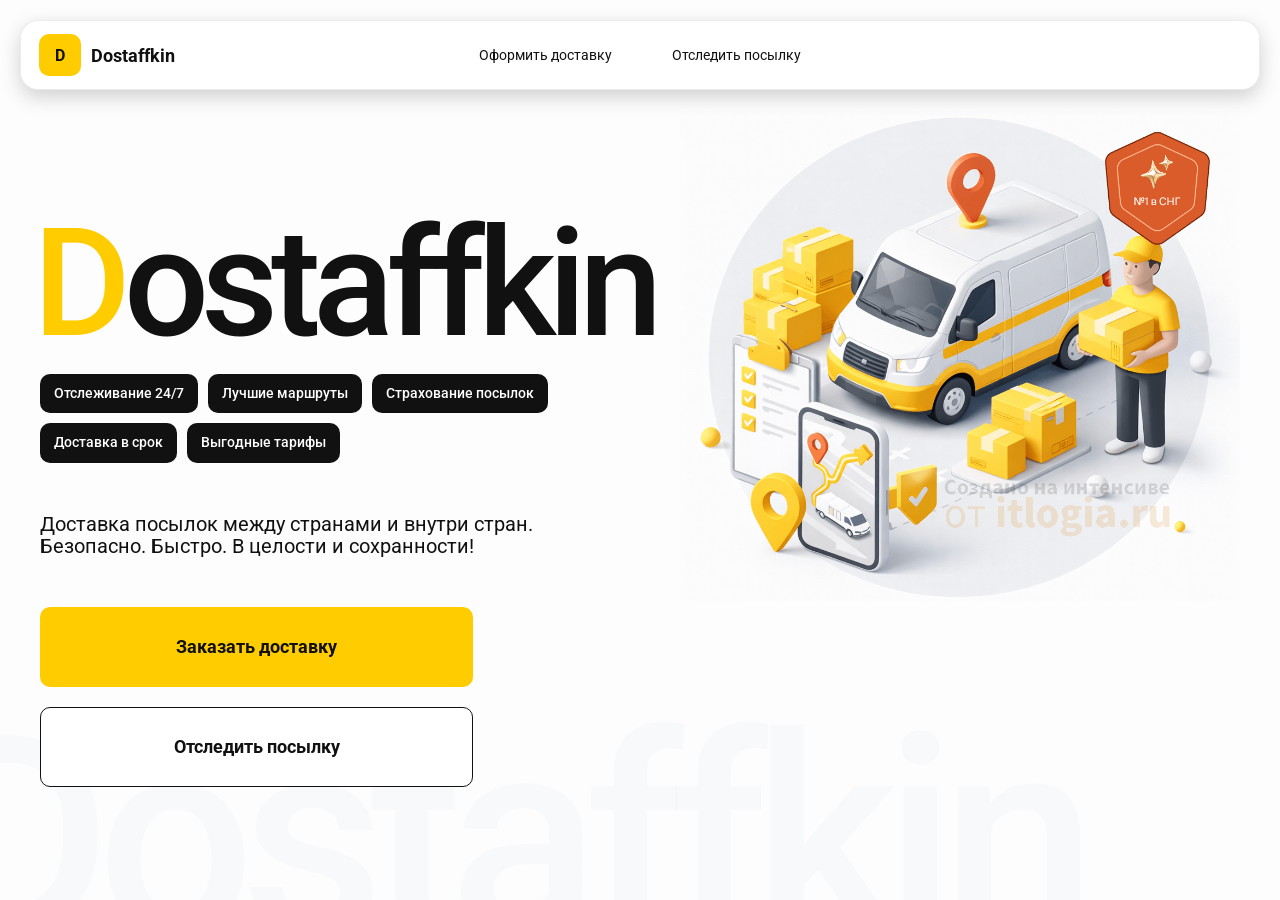
<file: index.html>
<!DOCTYPE html>
<html lang="ru">

<head>
    <meta charset="UTF-8">
    <meta name="viewport" content="width=device-width,initial-scale=1,maximum-scale=1,user-scalable=0" />
    <title>Dostaffkin — Доставка посылок между странами и внутри стран. Безопасно. Быстро. В целости и сохранности!
    </title>
    <link rel="stylesheet" href="styles/base.css" />
    <link rel="stylesheet" href="styles/base_adaptive.css" />
    <link rel="stylesheet" href="styles/index.css" />
    <link rel="stylesheet" href="styles/index_adaptive.css" />
</head>

<body>
    <div class="container">
        <header class="header">
            <a class="header-brand" href="index.html">
                <div class="header-logo">D</div>
                <div class="header-title">Dostaffkin</div>
            </a>
            <nav class="header-menu">
                <a class="header-link" href="order.html">Оформить <span>доставку</span></a>
                <a class="header-link" href="track.html">Отследить <span>посылку</span></a>
            </nav>
        </header>
        <main class="main">
            <section class="main-info">
                <div class="main-title">
                    <span>D</span>ostaffkin
                </div>
                <div class="main-features">
                    <div class="main-feature">Отслеживание 24/7</div>
                    <div class="main-feature">Лучшие маршруты</div>
                    <div class="main-feature">Страхование посылок</div>
                    <div class="main-feature">Доставка в срок</div>
                    <div class="main-feature">Выгодные тарифы</div>
                </div>
                <div class="main-description">
                    Доставка посылок между странами и внутри стран.
                    Безопасно. Быстро. В целости и сохранности!
                </div>
                <div class="main-actions">
                    <a class="button" type="button" href="./order.html">Заказать доставку</a>
                    <a class="button button-white" type="button" href="./track.html">Отследить посылку</a>
                </div>
            </section>
            <div class="main-title-ghost">Dostaffkin</div>
            <section class="main-image">
                <img src="images/main-image.png" alt="Main image" />
            </section>
        </main>
    </div>
</body>

</html>
</file>
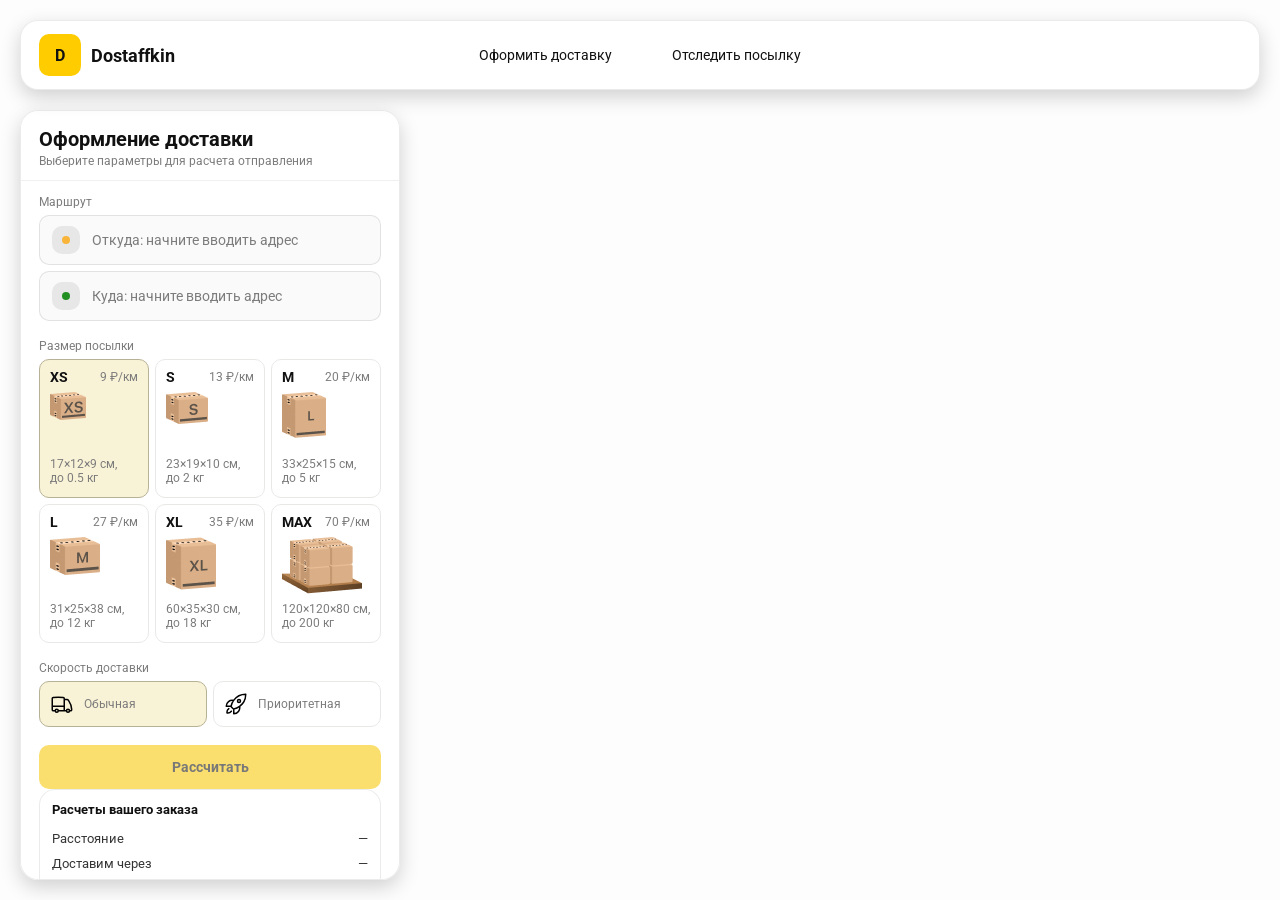
<file: order.html>
<!doctype html>
<html lang="ru">

<head>
    <meta charset="utf-8" />
    <meta name="viewport" content="width=device-width,initial-scale=1,maximum-scale=1,user-scalable=0" />
    <title>Оформление доставки</title>

    <link rel="stylesheet" href="styles/base.css" />
    <link rel="stylesheet" href="styles/base_adaptive.css" />

    <link rel="stylesheet" href="styles/order.css" />
    <link rel="stylesheet" href="styles/order_adaptive.css" />

    <script src="https://api-maps.yandex.ru/2.1/?lang=ru_RU&apikey=0c97c7e1-1aff-4aca-bdab-71fb40ceac9b&suggest_apikey=ad2a5b39-f91d-4b7b-9dae-f832c9d86f0e" type="text/javascript"></script>
</head>

<body>
    <div id="map">
        <header class="header">
            <a class="header-brand" href="order.html">
                <div class="header-logo">D</div>
                <div class="header-title">Dostaffkin</div>
            </a>
            <nav class="header-menu">
                <a class="header-link" href="order.html">Оформить <span>доставку</span></a>
                <a class="header-link" href="track.html">Отследить <span>посылку</span></a>
            </nav>
        </header>
        <aside class="main" id="sidebar">
            <div class="main-header">
                <div class="main-title">Оформление доставки</div>
                <div class="main-text">Выберите параметры для расчета отправления</div>
            </div>
            <div class="main-content">
                <div class="main-route">
                    <div class="main-block-title">Маршрут</div>
                    <div class="main-fields">
                        <div class="main-field" id="fromField">
                            <div class="main-pin"></div>
                            <input id="from" placeholder="Откуда: начните вводить адрес" autocomplete="off" />
                            <div class="main-ac" id="fromAc" role="listbox" aria-label="Подсказки адресов"></div>
                        </div>

                        <div class="main-field" id="toField">
                            <div class="main-pin"></div>
                            <input id="to" placeholder="Куда: начните вводить адрес" autocomplete="off" />
                            <div class="main-ac" id="toAc" role="listbox" aria-label="Подсказки адресов"></div>
                        </div>
                    </div>
                </div>
                <div class="main-package">
                    <div class="main-block-title">Размер посылки</div>

                    <div class="main-sizes">
                        <div class="main-size-card is-active" data-value="xs">
                            <div class="main-size-top">
                                <div class="main-size-label">XS</div>
                                <div class="main-size-rate">9 ₽/км</div>
                            </div>
                            <div class="main-size-media">
                                <img src="images/sizes/xs.png" alt="Короб XS" />
                            </div>
                            <div class="main-size-description">17×12×9 см,<br>до 0.5 кг</div>
                        </div>

                        <div class="main-size-card" data-value="s">
                            <div class="main-size-top">
                                <div class="main-size-label">S</div>
                                <div class="main-size-rate">13 ₽/км</div>
                            </div>
                            <div class="main-size-media">
                                <img src="images/sizes/s.png" alt="Короб S" />
                            </div>
                            <div class="main-size-description">23×19×10 см,<br>до 2 кг</div>
                        </div>

                        <div class="main-size-card" data-value="m">
                            <div class="main-size-top">
                                <div class="main-size-label">M</div>
                                <div class="main-size-rate">20 ₽/км</div>
                            </div>
                            <div class="main-size-media">
                                <img src="images/sizes/m.png" alt="Короб M" />
                            </div>
                            <div class="main-size-description">33×25×15 см,<br>до 5 кг</div>
                        </div>

                        <div class="main-size-card" data-value="l">
                            <div class="main-size-top">
                                <div class="main-size-label">L</div>
                                <div class="main-size-rate">27 ₽/км</div>
                            </div>
                            <div class="main-size-media">
                                <img src="images/sizes/l.png" alt="Короб L" />
                            </div>
                            <div class="main-size-description">31×25×38 см,<br>до 12 кг</div>
                        </div>

                        <div class="main-size-card" data-value="xl">
                            <div class="main-size-top">
                                <div class="main-size-label">XL</div>
                                <div class="main-size-rate">35 ₽/км</div>
                            </div>
                            <div class="main-size-media">
                                <img src="images/sizes/xl.png" alt="Короб XL" />
                            </div>
                            <div class="main-size-description">60×35×30 см,<br>до 18 кг</div>
                        </div>

                        <div class="main-size-card" data-value="max">
                            <div class="main-size-top">
                                <div class="main-size-label">MAX</div>
                                <div class="main-size-rate">70 ₽/км</div>
                            </div>
                            <div class="main-size-media main-size-media-palleta">
                                <img src="images/sizes/max.png" alt="Паллета" />
                            </div>
                            <div class="main-size-description">120×120×80 см,<br>до 200 кг</div>
                        </div>
                    </div>
                    <div class="main-speed">
                        <div class="main-block-title">Скорость доставки</div>

                        <div class="main-speeds">
                            <div class="main-speed-card is-active" data-value="regular">
                                <img class="main-speed-media" src="images/icons/regular.svg" alt="Regular" />
                                <div class="main-speed-description">Обычная</div>
                            </div>
                            <div class="main-speed-card" data-value="fast">
                                <img class="main-speed-media" src="images/icons/fast.svg" alt="Fast" />
                                <div class="main-speed-description">Приоритетная</div>
                            </div>

                        </div>
                    </div>
                    <div class="main-calculate-block">
                        <button id="calc" class="button calculate-button" type="button" disabled>Рассчитать</button>
                    </div>
                    <div class="main-result" id="result">
                        <div class="main-result-title">Расчеты вашего заказа</div>
                        <div class="main-result-lines">
                            <div class="main-result-line"><span>Расстояние</span><span id="distanceValue">—</span></div>
                            <div class="main-result-line"><span>Доставим через</span><span id="durationValue">—</span>
                            </div>
                            <div class="main-result-line"><span>Тариф</span><span id="rateValue">—</span></div>
                        </div>
                        <div class="main-price">
                            <div class="main-price-label">Итого</div>
                            <div class="main-price-value" id="totalValue">—</div>
                        </div>
                    </div>
                    <div class="main-order-box">
                        <div class="main-order-form" id="orderForm">
                            <div class="main-order-title">Оформление доставки</div>
                            <div class="main-block-info-row">
                                <div class="main-block-title">Контакты</div>
                                <div class="order-fields">
                                    <div class="main-field">
                                        <input id="customerName" placeholder="Ваше имя" autocomplete="off" />
                                    </div>
                                    <div class="main-field">
                                        <input id="customerPhone" placeholder="Ваш телефон" autocomplete="off"
                                            inputmode="tel" />
                                    </div>
                                </div>
                            </div>
                            <div class="main-block-info-row extra-info">
                                <div class="main-block-title">Дополнительная информация</div>
                                <div class="main-field textarea">
                                    <textarea id="comment" placeholder="Детали доставки и комментарии"></textarea>
                                </div>
                            </div>
                            <button id="submit" class="button main-submit-request" type="button" disabled>Отправить
                                заявку
                            </button>
                        </div>

                        <div class="main-order-success" id="orderSuccess">
                            <div class="main-success-icon">✓</div>
                            <div class="main-success-title">Заявка отправлена!</div>
                            <div class="main-success-title">Номер отправления – <span id="orderId"></span></div>
                            <div class="main-success-subtitle">Мы скоро свяжемся с вами</div>
                        </div>
                    </div>
                </div>
            </div>
        </aside>
    </div>
    <script src="scripts/order.js"></script>
</body>

</html>
</file>
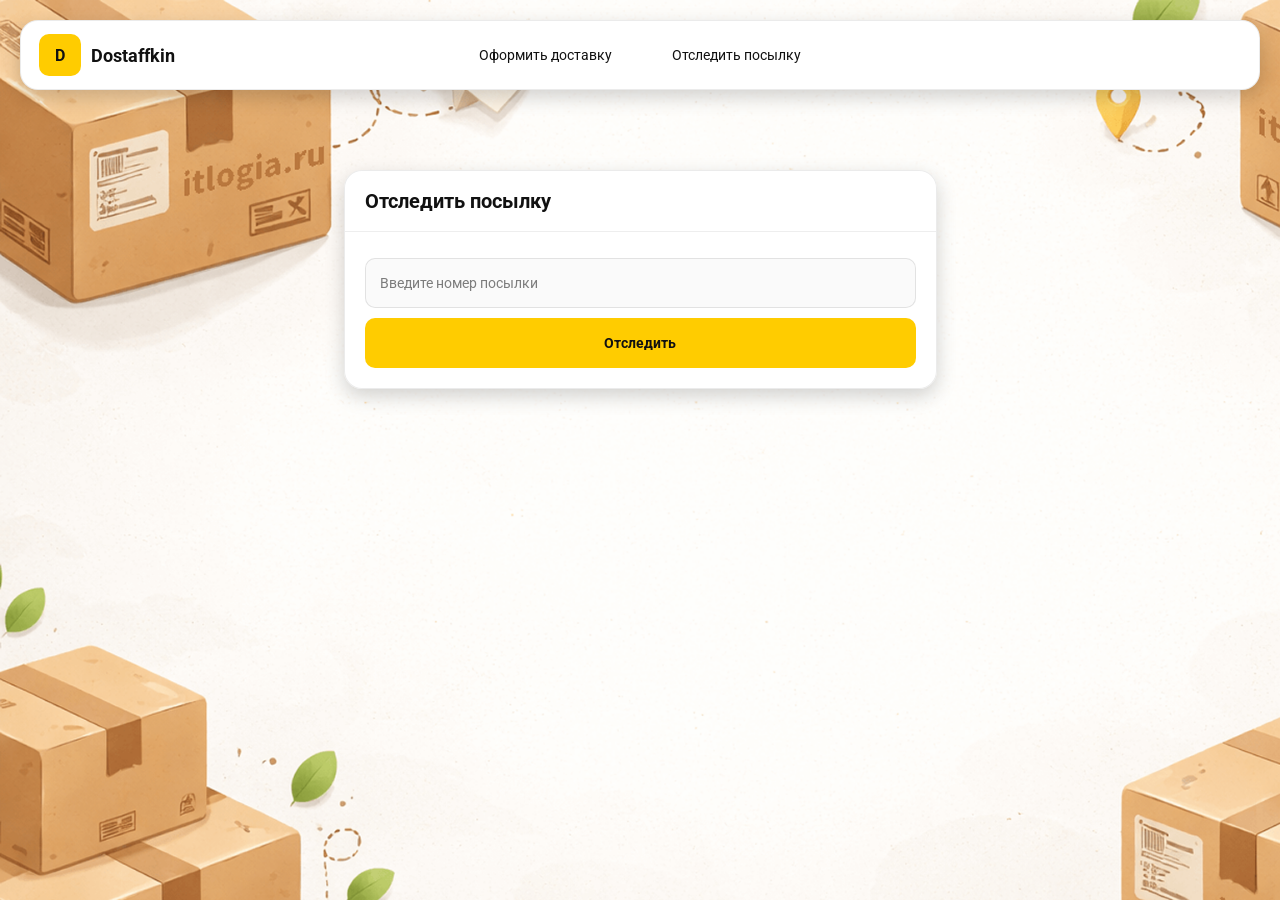
<file: track.html>
<!doctype html>
<html lang="ru">

<head>
    <meta charset="utf-8" />
    <meta name="viewport" content="width=device-width,initial-scale=1,maximum-scale=1,user-scalable=0" />
    <title>Отследить посылку</title>
    <link rel="stylesheet" href="styles/base.css" />
    <link rel="stylesheet" href="styles/base_adaptive.css" />

    <link rel="stylesheet" href="styles/track.css" />
    <link rel="stylesheet" href="styles/track_adaptive.css" />
</head>

<body>
    <div class="container">
        <header class="header">
            <a class="header-brand" href="track.html">
                <div class="header-logo">D</div>
                <div class="header-title">Dostaffkin</div>
            </a>
            <nav class="header-menu">
                <a class="header-link" href="order.html">Оформить <span>доставку</span></a>
                <a class="header-link" href="track.html">Отследить <span>посылку</span></a>
            </nav>
        </header>
        <main class="track-content">
            <section class="track-card track-search">
                <div class="track-title">Отследить посылку</div>
                <div class="track-action">
                    <div class="main-field track-field">
                        <input id="trackNumber" placeholder="Введите номер посылки" autocomplete="off" />
                    </div>
                    <button id="trackButton" class="button track-button" type="button">Отследить</button>
                </div>
            </section>
            <section class="track-card track-result" id="trackResult">
                <div class="track-result-header">
                    <div class="track-id" id="trackIdValue"></div>
                    <div class="track-routes">
                        <div class="track-route">
                            <div class="track-route-pin">
                                <svg xmlns="http://www.w3.org/2000/svg" fill="none" viewBox="0 0 24 24"
                                    stroke-width="1.5" stroke="orange" class="size-6">
                                    <path stroke-linecap="round" stroke-linejoin="round"
                                        d="M15 10.5a3 3 0 1 1-6 0 3 3 0 0 1 6 0Z" />
                                    <path stroke-linecap="round" stroke-linejoin="round"
                                        d="M19.5 10.5c0 7.142-7.5 11.25-7.5 11.25S4.5 17.642 4.5 10.5a7.5 7.5 0 1 1 15 0Z" />
                                </svg>
                            </div>
                            <div class="track-route-address" id="trackFromValue">
                                Откуда: Москва, улица Арбат, 1
                            </div>
                        </div>
                        <div class="track-route track-route-arrow">
                            <svg xmlns="http://www.w3.org/2000/svg" fill="none" viewBox="0 0 24 24" stroke-width="1.5"
                                stroke="currentColor" class="size-6">
                                <path stroke-linecap="round" stroke-linejoin="round"
                                    d="M19.5 13.5 12 21m0 0-7.5-7.5M12 21V3" />
                            </svg>
                        </div>
                        <div class="track-route">
                            <div class="track-route-pin">
                                <svg xmlns="http://www.w3.org/2000/svg" fill="none" viewBox="0 0 24 24"
                                    stroke-width="1.5" stroke="green" class="size-6">
                                    <path stroke-linecap="round" stroke-linejoin="round"
                                        d="M15 10.5a3 3 0 1 1-6 0 3 3 0 0 1 6 0Z" />
                                    <path stroke-linecap="round" stroke-linejoin="round"
                                        d="M19.5 10.5c0 7.142-7.5 11.25-7.5 11.25S4.5 17.642 4.5 10.5a7.5 7.5 0 1 1 15 0Z" />
                                </svg>
                            </div>
                            <div class="track-route-address" id="trackToValue">
                                Куда: Минск, проспект Независимости, 58
                            </div>
                        </div>
                    </div>
                </div>
                <div class="track-info">
                    <div class="track-status-title">Статус данной посылки:</div>
                    <div class="track-status-list" id="trackStatusList">
                    </div>
                </div>
            </section>
        </main>
    </div>
    <script src="scripts/track.js"></script>
</body>

</html>
</file>
<file: styles/base.css>
*, *::before, *::after {
    box-sizing: border-box;
}

@font-face {
    font-family: "Roboto";
    src: url("../fonts/Roboto-Regular.ttf");
    font-weight: normal;
}

@font-face {
    font-family: "Roboto";
    src: url("../fonts/Roboto-Bold.ttf");
    font-weight: bold;
}

@font-face {
    font-family: "Roboto";
    src: url("../fonts/Roboto-Medium.ttf");
    font-weight: 500;
}

html, body {
    margin: 0;
    color: #111111;
    font-family: "Roboto", sans-serif;
}

body {
    background: #FDFDFD;
}

.button {
    border: 0;
    outline: none;
    height: 44px;
    border-radius: 10px;
    font-size: 14px;
    font-weight: bold;
    cursor: pointer;
    font-family: inherit;
    transition: transform .08s ease, opacity .12s ease;
    background: #ffcc00;
    color: #111111;
    text-align: center;
    text-decoration: none;
}

.button:hover {
    background-color: #E5BC19;
}

.button:disabled {
    cursor: not-allowed;
    background-color: #FADE6E;
    color: #787878;
    transform: none;
}

.button.button-white {
    background: #ffffff;
    border: 1px solid #111111;
}

.button.button-white:hover {
    background: rgb(241 241 241);
}

.main-field {
    display: flex;
    align-items: center;
    margin-top: 6px;
    gap: 10px;
    border: 1px solid #1111111A;
    background: #FAFAFA;
    border-radius: 10px;
    padding: 10px 12px;
    position: relative;
    box-sizing: border-box;
    height: 50px;
}

.main-field.textarea {
    height: auto;
}

.main-pin {
    width: 28px;
    height: 28px;
    border-radius: 10px;
    background: rgba(17, 17, 17, 0.08);
    display: grid;
    place-items: center;
    flex: 0 0 auto;
    position: relative;
}

.main-pin::before {
    content: "";
    width: 8px;
    height: 8px;
    border-radius: 999px;
    background: orange;
    opacity: .75;
    display: block;
}

.main-field:last-child .main-pin::before {
    background: green;
    opacity: .85;
}

input, textarea {
    width: 100%;
    border: 0;
    outline: none;
    background: transparent;
    font-size: 14px;
    color: #111111;
    font-family: inherit;
}

textarea {
    resize: vertical;
    min-height: 72px;
    padding: 2px 0;
}

input::placeholder, textarea::placeholder {
    color: #7C7C7C;
}

.main-field:focus-within {
    border-color: rgba(0, 0, 0, 0.20);
    box-shadow: 0 0 0 4px rgba(255, 204, 0, 0.35);
    background: rgba(255, 255, 255, 0.75);
}

.header {
    border-radius: 18px;
    box-shadow: 0 7px 20px 0 #0000002E;
    backdrop-filter: blur(10px);
    background: #ffffff;
    left: 20px;
    border: 1px solid rgba(0, 0, 0, 0.08);
    position: fixed;
    right: 20px;
    top: 20px;
    padding: 14px 18px;
    height: 70px;
    display: flex;
    align-items: center;
    z-index: 6;
}

.header-brand {
    display: flex;
    align-items: center;
    text-decoration: none;
    gap: 10px;
}

.header-logo {
    width: 42px;
    height: 42px;
    border-radius: 10px;
    background: #FFCC00;
    display: grid;
    place-items: center;
    font-weight: bold;
    color: #111;
}

.header-title {
    font-size: 18px;
    font-weight: bold;
    color: #111111;
    text-decoration: none;
}

.header-menu {
    display: flex;
    align-items: center;
    gap: 60px;
    margin: 0;
    position: absolute;
    left: 50%;
    transform: translateX(-50%);
}

.header-link {
    font-size: 14px;
    color: #111111;
    text-decoration: none;
}
</file>
<file: styles/base_adaptive.css>
@media (max-width: 767px) {
    .header {
        left: 10px;
        right: 10px;
        top: 10px;
    }

    .header-link span {
        display: none;
    }

    .header-menu {
        gap: 20px;
        justify-content: flex-start;
        margin: 0 0 0 30px;
        position: static;
        transform: none;
    }
}

@media (max-width: 420px) {
    .header-title {
        display: none;
    }
}

@media (max-width: 374px) {
    .header-menu {
        gap: 10px;
        margin: 0 0 0 10px;
    }
}
</file>
<file: styles/index.css>
.container {
    overflow: hidden;
    min-height: 100vh;
}

.main {
    padding: 111px 40px 40px;
    position: relative;
    display: flex;
}

.main-info {
    max-width: 840px;
    width: 100%;
    position: relative;
}

.main-title {
    margin-top: 98px;
    font-weight: 500;
    font-size: 200px;
    line-height: 1;
    letter-spacing: -0.05em;
    color: #111111;
    left: -15px;
    position: relative;
}

.main-title span {
    color: #ffcc00;
}

.main-features {
    margin-top: 15px;
    display: flex;
    flex-wrap: wrap;
    gap: 10px;
}

.main-feature {
    background: #111111;
    color: #ffffff;
    padding: 12px 14px;
    font-weight: 500;
    font-size: 14px;
    line-height: 1.1;
    border-radius: 10px;
}

.main-description {
    margin-top: 50px;
    max-width: 500px;
    font-size: 20px;
    line-height: 1.1;
    color: #111111;
}

.main-actions {
    margin-top: 50px;
    display: flex;
    flex-direction: column;
    gap: 20px;
}

.main-actions .button {
    height: 80px;
    width: 433px;
    font-size: 18px;
    font-weight: bold;
    place-items: center;
    display: grid;
}

.main-title-ghost {
    position: absolute;
    z-index: -1;
    left: -70px;
    bottom: -150px;
    font-weight: 500;
    font-size: 278px;
    line-height: 1;
    letter-spacing: -0.05em;
    color: #ECEDF04D;
}

.main-image {
    width: 1024px;
    top: 100px;
    z-index: -2;
}

.main-image img {
    width: 100%;
    max-width: 1024px;
    height: auto;
    display: block;
}
</file>
<file: styles/index_adaptive.css>
@media (max-width: 1760px) {
    .main-title {
        font-size: 150px;
        left: -7px;
    }

    .main-info {
        max-width: 640px;
    }
}

@media (max-width: 1200px) {
    .main-info {
        max-width: 540px;
    }

    .main {
        padding: 111px 20px 20px;
    }

    .main-title {
        font-size: 120px;
        left: -4px;
    }

    .main-title-ghost {
        font-size: 220px;
    }
}

@media (max-width: 1024px) {
    .main-title {
        margin-top: 30px;
    }

    .main {
        flex-direction: column-reverse;
    }

    .main-image {
        max-width: 350px;
        position: absolute;
        left: 370px;
        top: 370px;
    }

    .main-info {
        max-width: 100%;
    }

    .main-actions {
        gap: 10px;
    }

    .main-actions .button {
        height: 50px;
        font-size: 14px;
        width: auto;
        max-width: 300px;
    }

    .main-description {
        max-width: 350px;
    }
}

@media (max-width: 570px) {
    .main-title {
        font-size: 88px;
    }

    .main-description {
        max-width: 100%
    }

    .main-actions {
       width: 100%;
    }

    .main-actions .button {
        width: 100%;
        max-width: 100%
    }

    .main-image {
        max-width: 650px;
        position: absolute;
        left: 170px;
        top: 70px;
        opacity: 0.2;
    }
}

@media (max-width: 400px) {
    .main-title {
        font-size: 70px;
    }
}
</file>
<file: styles/order.css>
#map {
    position: fixed;
    inset: 0;
}

.main {
    border-radius: 18px;
    box-shadow: 0 7px 20px 0 #0000002E;
    backdrop-filter: blur(10px);
    background: rgba(255, 255, 255, 0.96);
    left: 20px;
    border: 1px solid rgba(0, 0, 0, 0.08);
    position: fixed;
    top: 110px;
    bottom: 20px;
    width: 380px;
    display: flex;
    flex-direction: column;
    overflow: hidden;
    z-index: 5;
}

.main-header {
    padding: 18px 18px 12px 18px;
    border-bottom: 1px solid rgba(0, 0, 0, 0.06);
    display: flex;
    flex-direction: column;
}

.main-title {
    font-size: 20px;
    line-height: 100%;
    font-weight: bold;
}

.main-text {
    font-size: 12px;
    margin-top: 5px;
    color: #7C7C7C;
}

.main-content {
    padding: 14px 18px 18px 18px;
    overflow: auto;
    scrollbar-width: none;
    display: flex;
    flex-direction: column;
    gap: 18px;
    flex: 1;
}

.main-block-title {
    font-size: 12px;
    color: #7C7C7C;
}

.main-route .main-block-title,
.main-package .main-block-title {
    margin-bottom: 6px;
}

.main-sizes {
    display: grid;
    gap: 6px;
    grid-template-columns: repeat(3, 1fr);
    margin-bottom: 18px;
}

.main-size-card {
    border: 1px solid #E8E8E7;
    background: #FFFFFF;
    border-radius: 10px;
    padding: 10px;
    cursor: pointer;
    user-select: none;
    transition: transform .08s ease, border-color .12s ease, background .12s ease;
    min-height: 139px;
}

.main-size-card:hover {
    transform: translateY(-1px);
}

.main-size-card.is-active {
    background-color: #F8F2D6;
    border-color: #B7B196;
}

.main-size-top {
    display: flex;
    align-items: center;
    justify-content: space-between;
}

.main-size-label {
    font-weight: bold;
    font-size: 14px;
    color: #111111;
    line-height: 100%;
}

.main-size-rate {
    font-size: 12px;
    color: #7C7C7C;
    line-height: 100%;
}

.main-size-media {
    margin-top: 8px;
    height: 57px;
}

.main-size-description {
    margin-top: 8px;
    font-size: 12px;
    color: #7C7C7C;
    line-height: 1.2;
}

.calculate-button {
    width: 100%;
}

.main-result {
    border: 1px solid rgba(0, 0, 0, 0.08);
    background: rgba(255, 255, 255, 0.75);
    border-radius: 16px;
    padding: 12px;
    line-height: 1.25;
}

.main-result-title {
    font-weight: bold;
    font-size: 13px;
    color: #111111;
    margin-bottom: 13px;
}

.main-result-lines {
    gap: 8px;
    display: flex;
    flex-direction: column;
}

.main-result-line {
    font-size: 13px;
    color: rgba(17, 17, 17, 0.85);
    display: flex;
    justify-content: space-between;
}

.main-price {
    margin-top: 18px;
    padding-top: 10px;
    border-top: 1px dashed rgba(0, 0, 0, 0.12);
    display: flex;
    align-items: baseline;
    justify-content: space-between;
}

.main-price-label {
    font-size: 12px;
    color: rgba(17, 17, 17, 0.55);
}

.main-price-value {
    font-size: 20px;
    font-weight: bold;
    color: #111111;
    letter-spacing: -0.3px;
}

.main-order-box {
    background: #ffffff;
    border: 1px solid #E8E8E7;
    border-radius: 10px;
    padding: 12px;
}

.main-order-title {
    margin-bottom: 8px;
    font-weight: bold;
    font-size: 14px;
    color: #111111;
}

.main-block-info {
    display: flex;
    flex-direction: column;
    gap: 6px;
}

.order-fields {
    display: grid;
    grid-template-columns: 1fr 1fr;
    column-gap: 10px;
    margin-top: 6px;
}

.main-block-info-row.extra-info {
    display: block;
    margin-top: 13px;
}

.main-submit-request {
    width: 100%;
    margin-top: 6px;
}

.main-order-success {
    display: none;
    text-align: center;
    padding: 22px 12px;
    gap: 12px;
}

.main-order-success.is-visible {
    display: flex;
    flex-direction: column;
    align-items: center;
}

.main-success-icon {
    width: 56px;
    height: 56px;
    border-radius: 50%;
    background: #16a34a;
    color: #ffffff;
    display: grid;
    place-items: center;
    font-size: 30px;
}

.main-success-title {
    font-size: 14px;
    font-weight: bold;
    color: #111111;
}

.main-success-subtitle {
    font-size: 12px;
    color: rgba(17, 17, 17, 0.55);
    line-height: 1.3;
}

.main-speed .main-block-title {
    margin-bottom: 6px;
}

.main-speeds {
    display: grid;
    gap: 6px;
    grid-template-columns: repeat(2, 1fr);
}

.main-speed-card {
    border: 1px solid #E8E8E7;
    background: #FFFFFF;
    border-radius: 10px;
    padding: 10px;
    cursor: pointer;
    user-select: none;
    transition: transform .08s ease, border-color .12s ease, background .12s ease;
    display: flex;
    align-items: center;
    gap: 10px;
    margin-bottom: 18px;
}

.main-speed-card:hover {
    transform: translateY(-1px);
}

.main-speed-card.is-active {
    background-color: #F8F2D6;
    border-color: #B7B196;
}

.main-speed-description {
    font-size: 12px;
    color: #7C7C7C;
    line-height: 1.2;
}
</file>
<file: styles/order_adaptive.css>
@media (max-width: 767px) {
    .main {
        left: 10px;
        right: 10px;
        top: 50%;
        bottom: 12px;
        width: auto;
        max-width: none;
    }
}

@media (max-width: 420px) {
    .main-sizes {
        grid-template-columns: repeat(2, 1fr);
    }
}
</file>
<file: styles/track.css>
.container {
    background: #F4F4F4 url("../images/track-bg.png");
    background-size: cover;
    min-height: 100vh;
    padding: 170px 0 50px 0;
}

.track-content {
    width: 593px;
    margin: 0 auto;
}

.track-card {
    width: 100%;
    border-radius: 18px;
    box-shadow: 0 7px 20px 0 #0000002E;
    backdrop-filter: blur(10px);
    background: rgba(255, 255, 255, 0.96);
    border: 1px solid rgba(0, 0, 0, 0.08);
}

.track-title {
    font-size: 20px;
    line-height: 100%;
    font-weight: bold;
    border-bottom: 1px solid #EEEEEE;
    padding: 20px;
}

.track-action {
    padding: 20px;
}

.track-button {
    width: 100%;
    height: 50px;
}

.track-field {
    margin-bottom: 10px;
}

.track-result {
    margin-top: 5px;
    display: none;
}

.track-result.is-visible {
    display: block;
}

.track-result-header {
    font-weight: bold;
    font-size: 14px;
    color: #111111;
    padding: 20px;
    border-bottom: 1px solid #EEEEEE;
}

.track-id {
    margin-bottom: 12px;
    font-size: 20px;
}

.track-routes {
    display: flex;
    flex-direction: column;
    gap: 10px;
    font-weight: normal;
}

.track-route {
    display: flex;
    align-items: center;
    gap: 10px;
}

.track-route-pin {
    width: 24px;
    height: 24px;
    flex-shrink: 0;
}

.track-route-arrow {
    padding: 15px 0;
    width: 24px;
    height: 24px;
}

.track-info {
    padding: 20px;
}

.track-status {
    display: flex;
    align-items: center;
    font-size: 12px;
    gap: 10px;
}

.track-status-title {
    font-size: 14px;
    color: #111111;
    margin-bottom: 20px;
}

.track-status-list {
    display: flex;
    flex-direction: column;
    gap: 15px;
}

.track-status-icon {
    width: 40px;
    height: 40px;
    border-radius: 50%;
    background: rgba(17, 17, 17, 0.08);
    display: grid;
    place-items: center;
    flex: 0 0 auto;
}

.track-status.created .track-status-icon {
    background-color: #F1CB00;
}

.track-status.in-way .track-status-icon {
    background-color: #F08A11;
}

.track-status.ready .track-status-icon {
    background-color: #A35D0A;
}

.track-status.done .track-status-icon {
    background-color: #37C93B;
}

.track-status-text {
    display: flex;
    align-items: center;
    justify-content: space-between;
    color: #111111;
    font-size: 12px;
    flex: 1;
}

.track-status-date {
    color: rgba(17, 17, 17, 0.55);
}
</file>
<file: styles/track_adaptive.css>
@media (max-width: 767px) {
    .container {
        padding: 130px 0 50px 0;
    }

    .track-content {
        width: 100%;
        padding-left: 10px;
        padding-right: 10px;
    }

    .track-result-header {
        padding: 20px;
    }
}
</file>
